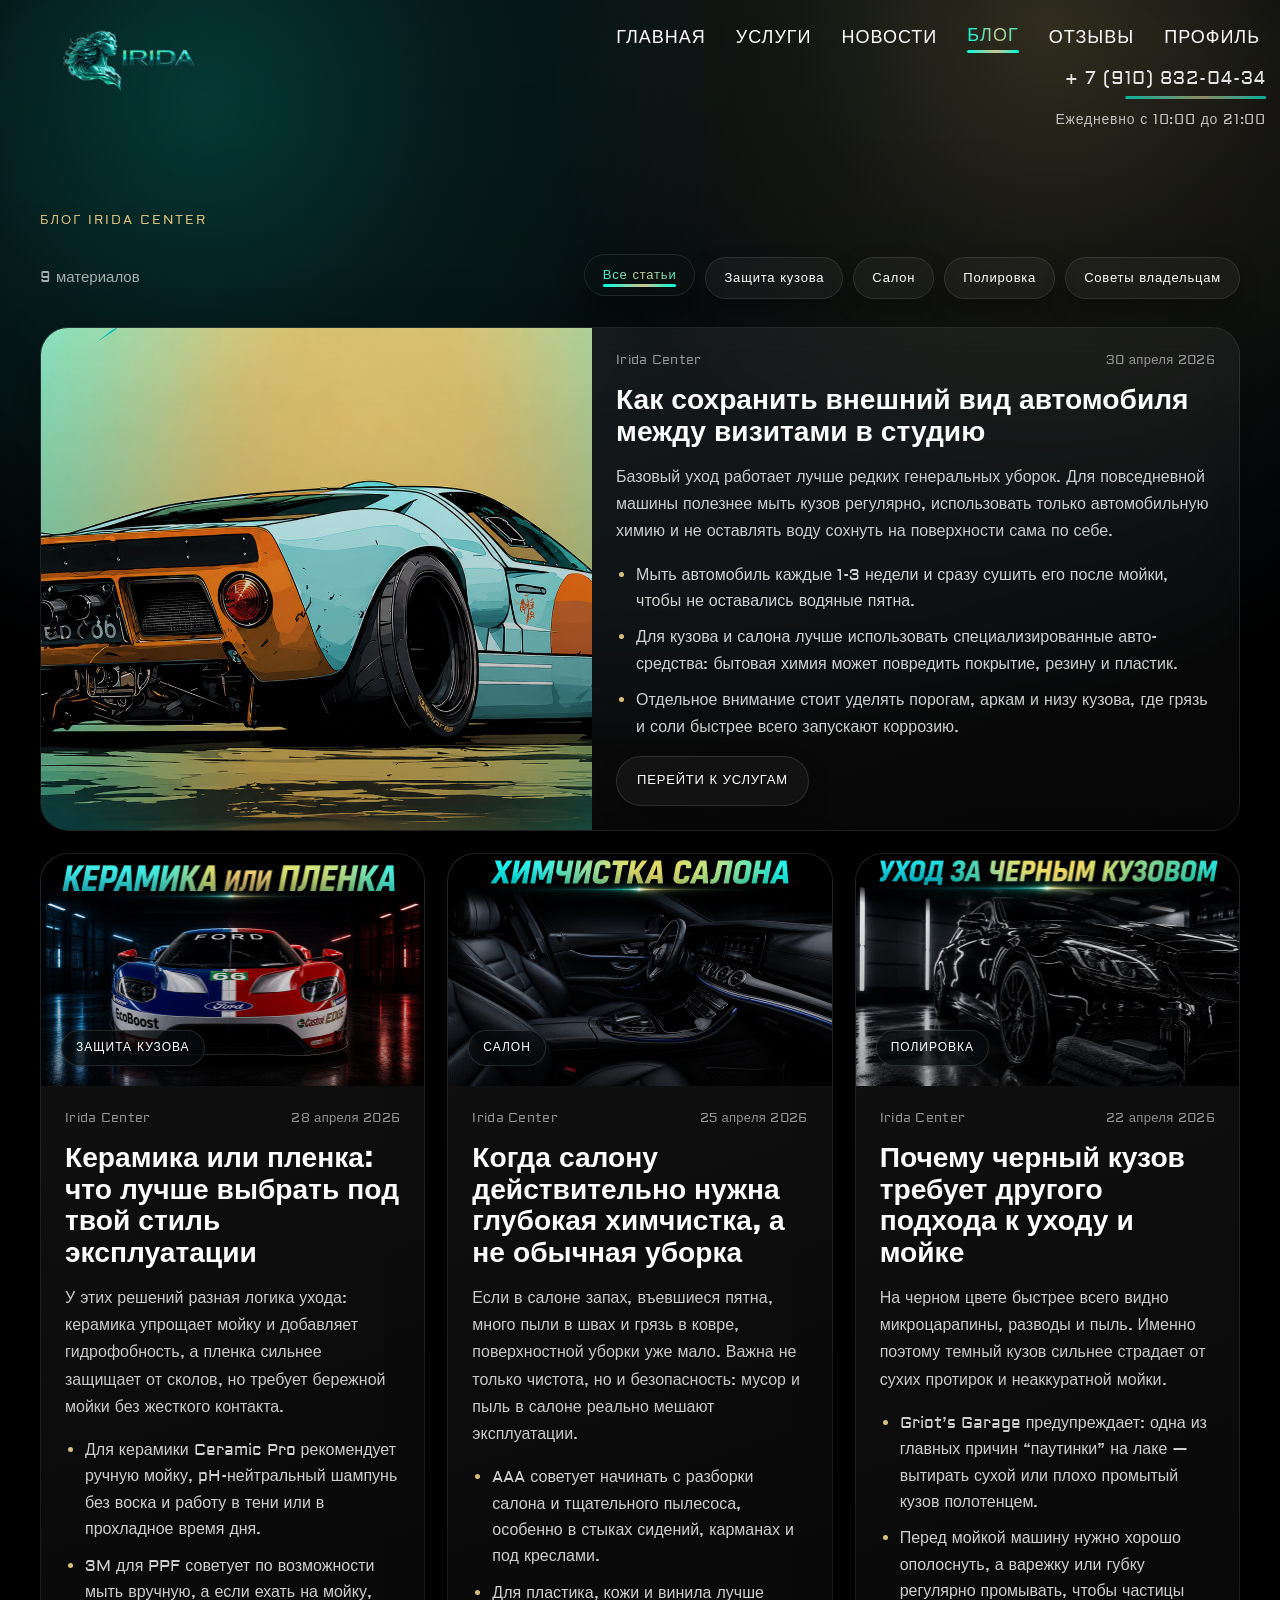
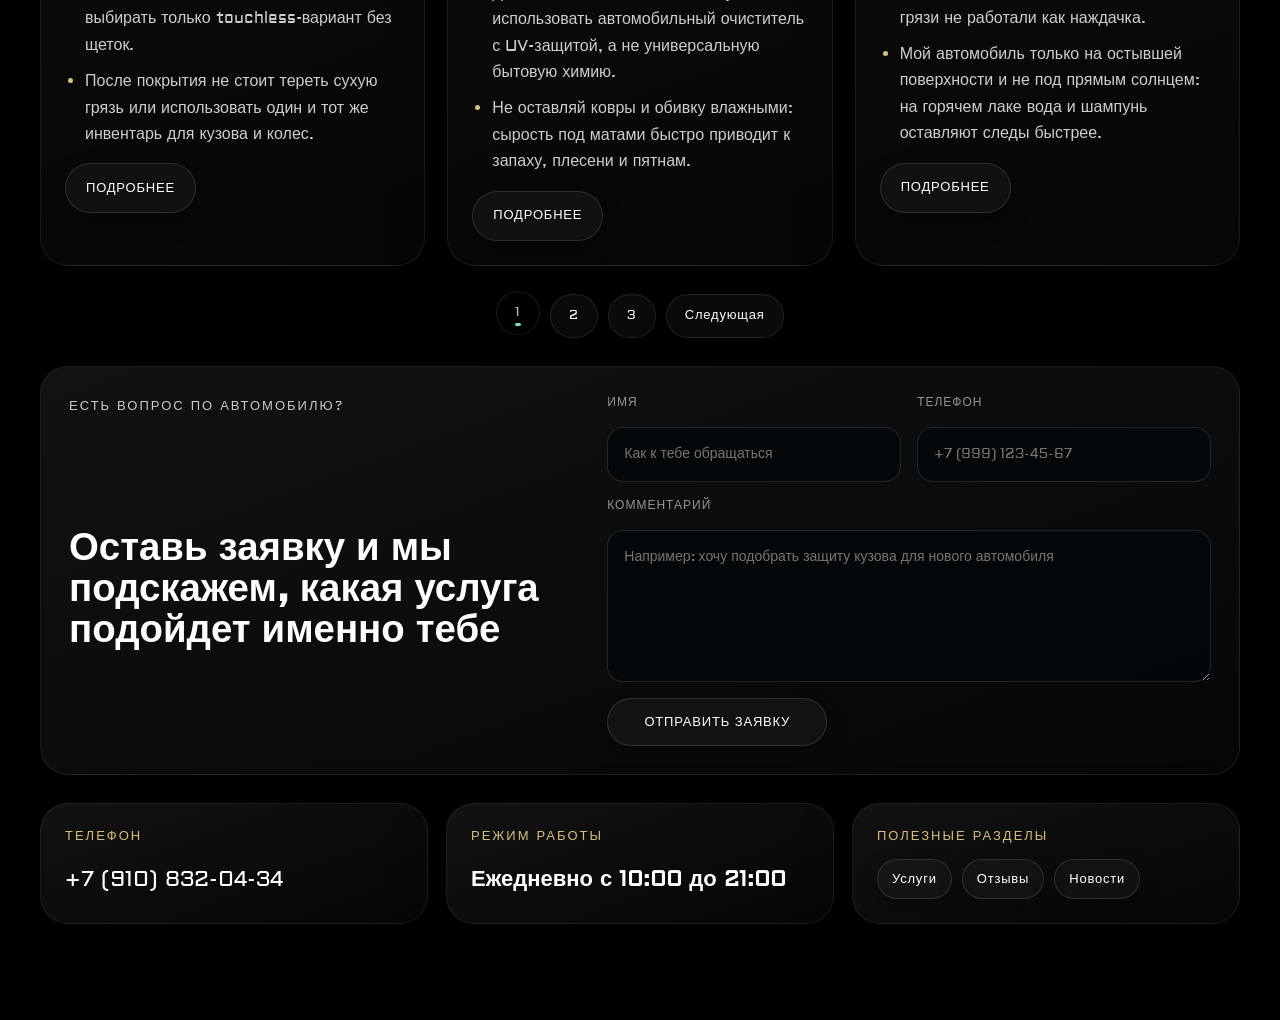
<file: pages/blog.html>
<!DOCTYPE html>
<html lang="ru">
<head>
    <meta charset="UTF-8">
    <meta name="viewport" content="width=device-width, initial-scale=1.0">
    <title>Irida Center - Блог</title>
    <link rel="stylesheet" href="../css/common.css">
    <link rel="stylesheet" href="../css/blog.css">
</head>
<body class="simple-page blog-page">
    <div class="wrapper">
        <div class="Logo">
            <a href="../index.html">
                <img src="../img/Logo.png" alt="">
            </a>
        </div>


        <!--Шапка сайта-->
        <header class="container">
            <div class="header-right">
                <nav>
                    <ul>
                        <li><a href="../index.html">ГЛАВНАЯ</a></li>
                        <li><a href="services.html">УСЛУГИ</a></li>
                        <li><a href="news.html">НОВОСТИ</a></li>
                        <li><a href="reviews.html">ОТЗЫВЫ</a></li>
                        <li><a href="profile.html">ПРОФИЛЬ</a></li>
                        <li class="active"><a href="blog.html">БЛОГ</a></li>
                    </ul>
                </nav>
                <button class="phone-copy" type="button" data-copy="+7 (910) 832-04-34">
                    + 7 (910) 832-04-34
                </button>
                <p class="work-time">Ежедневно с 10:00 до 21:00</p>
            </div>
        </header>


        <main class="blog-shell container" data-blog-root>
            <section class="blog-heading">
                <div class="blog-heading__copy">
                    <p class="blog-heading__eyebrow">Блог Irida Center</p>
                </div>
            </section>

            <section class="blog-toolbar" aria-label="Категории блога">
                <p class="blog-toolbar__count" id="blog-toolbar-count">9 материалов</p>
                <div class="blog-toolbar__chips">
                    <button class="blog-chip is-active" type="button" data-blog-filter="all">Все статьи</button>
                    <button class="blog-chip" type="button" data-blog-filter="paint-protection">Защита кузова</button>
                    <button class="blog-chip" type="button" data-blog-filter="interior">Салон</button>
                    <button class="blog-chip" type="button" data-blog-filter="polishing">Полировка</button>
                    <button class="blog-chip" type="button" data-blog-filter="owner-advice">Советы владельцам</button>
                </div>
            </section>

            <section class="blog-posts" id="blog-posts">
                <article class="blog-post blog-post--featured" data-blog-category="owner-advice">
                    <div class="blog-post__thumb blog-post__thumb--image">
                        <img src="../img/Blog/GT-40.png" alt="Ford GT-40">
                    </div>
                    <div class="blog-post__content">
                        <div class="blog-post__meta">
                            <span>Irida Center</span>
                            <span>30 апреля 2026</span>
                        </div>
                        <h2>Как сохранить внешний вид автомобиля между визитами в студию</h2>
                        <p>
                            Базовый уход работает лучше редких генеральных уборок. Для повседневной машины полезнее
                            мыть кузов регулярно, использовать только автомобильную химию и не оставлять воду сохнуть
                            на поверхности сама по себе.
                        </p>
                        <ul class="blog-post__tips">
                            <li>Мыть автомобиль каждые 1-3 недели и сразу сушить его после мойки, чтобы не оставались водяные пятна.</li>
                            <li>Для кузова и салона лучше использовать специализированные авто-средства: бытовая химия может повредить покрытие, резину и пластик.</li>
                            <li>Отдельное внимание стоит уделять порогам, аркам и низу кузова, где грязь и соли быстрее всего запускают коррозию.</li>
                        </ul>
                        <a class="blog-button blog-button--primary" href="services.html">Перейти к услугам</a>
                    </div>
                </article>


                
                <!--Карточки блога-->
                <article class="blog-post" data-blog-category="paint-protection">
                    <div class="blog-post__thumb blog-post__thumb--coating">
                        <img
                            src="../img/Blog/Ceram.png"
                            alt="Керамика или пленка"
                            loading="lazy"
                        >
                        <span>Защита кузова</span>
                    </div>
                    <div class="blog-post__content">
                        <div class="blog-post__meta">
                            <span>Irida Center</span>
                            <span>28 апреля 2026</span>
                        </div>
                        <h2>Керамика или пленка: что лучше выбрать под твой стиль эксплуатации</h2>
                        <p>
                            У этих решений разная логика ухода: керамика упрощает мойку и добавляет гидрофобность, а
                            пленка сильнее защищает от сколов, но требует бережной мойки без жесткого контакта.
                        </p>
                        <ul class="blog-post__tips">
                            <li>Для керамики Ceramic Pro рекомендует ручную мойку, pH-нейтральный шампунь без воска и работу в тени или в прохладное время дня.</li>
                            <li>3M для PPF советует по возможности мыть вручную, а если ехать на мойку, выбирать только touchless-вариант без щеток.</li>
                            <li>После покрытия не стоит тереть сухую грязь или использовать один и тот же инвентарь для кузова и колес.</li>
                        </ul>
                        <a class="blog-button blog-button--outline" href="services.html">Подробнее</a>
                    </div>
                </article>

                <article class="blog-post" data-blog-category="interior">
                    <div class="blog-post__thumb blog-post__thumb--salon">
                        <img
                            src="../img/Blog/Dry_Cleaning.png"
                            alt="Глубокая химчистка салона"
                            loading="lazy"
                        >
                        <span>Салон</span>
                    </div>
                    <div class="blog-post__content">
                        <div class="blog-post__meta">
                            <span>Irida Center</span>
                            <span>25 апреля 2026</span>
                        </div>
                        <h2>Когда салону действительно нужна глубокая химчистка, а не обычная уборка</h2>
                        <p>
                            Если в салоне запах, въевшиеся пятна, много пыли в швах и грязь в ковре, поверхностной
                            уборки уже мало. Важна не только чистота, но и безопасность: мусор и пыль в салоне реально мешают эксплуатации.
                        </p>
                        <ul class="blog-post__tips">
                            <li>AAA советует начинать с разборки салона и тщательного пылесоса, особенно в стыках сидений, карманах и под креслами.</li>
                            <li>Для пластика, кожи и винила лучше использовать автомобильный очиститель с UV-защитой, а не универсальную бытовую химию.</li>
                            <li>Не оставляй ковры и обивку влажными: сырость под матами быстро приводит к запаху, плесени и пятнам.</li>
                        </ul>
                        <a class="blog-button blog-button--outline" href="services.html">Подробнее</a>
                    </div>
                </article>

                <article class="blog-post" data-blog-category="polishing">
                    <div class="blog-post__thumb blog-post__thumb--polish">
                        <img
                            src="../img/Blog/Black.png"
                            alt="Уход за черным кузовом"
                            loading="lazy"
                        >
                        <span>Полировка</span>
                    </div>
                    <div class="blog-post__content">
                        <div class="blog-post__meta">
                            <span>Irida Center</span>
                            <span>22 апреля 2026</span>
                        </div>
                        <h2>Почему черный кузов требует другого подхода к уходу и мойке</h2>
                        <p>
                            На черном цвете быстрее всего видно микроцарапины, разводы и пыль. Именно поэтому темный
                            кузов сильнее страдает от сухих протирок и неаккуратной мойки.
                        </p>
                        <ul class="blog-post__tips">
                            <li>Griot’s Garage предупреждает: одна из главных причин “паутинки” на лаке — вытирать сухой или плохо промытый кузов полотенцем.</li>
                            <li>Перед мойкой машину нужно хорошо ополоснуть, а варежку или губку регулярно промывать, чтобы частицы грязи не работали как наждачка.</li>
                            <li>Мой автомобиль только на остывшей поверхности и не под прямым солнцем: на горячем лаке вода и шампунь оставляют следы быстрее.</li>
                        </ul>
                        <a class="blog-button blog-button--outline" href="services.html">Подробнее</a>
                    </div>
                </article>

                <article class="blog-post" data-blog-category="owner-advice">
                    <div class="blog-post__thumb blog-post__thumb--sale">
                        <img
                            src="../img/Blog/Sale-blog.png"
                            alt="Подготовка автомобиля к продаже"
                            loading="lazy"
                        >
                        <span>Подготовка к продаже</span>
                    </div>
                    <div class="blog-post__content">
                        <div class="blog-post__meta">
                            <span>Irida Center</span>
                            <span>18 апреля 2026</span>
                        </div>
                        <h2>Как подготовить автомобиль к продаже и визуально поднять его ценность</h2>
                        <p>
                            Перед продажей важнее всего убрать очевидные минусы и показать аккуратный, ухоженный
                            автомобиль. Чистая машина с понятной историей почти всегда воспринимается дороже.
                        </p>
                        <ul class="blog-post__tips">
                            <li>Kelley Blue Book рекомендует сначала устранить заметные неисправности: треснувшее стекло, шумный выхлоп, сломанные мелочи в салоне.</li>
                            <li>Тщательная мойка и детейлинг реально повышают привлекательность машины и помогают покупателю воспринимать ее как более ухоженную.</li>
                            <li>К продаже полезно подготовить сервисные записи и сделать много качественных фото кузова, салона, панели и важных деталей.</li>
                        </ul>
                        <a class="blog-button blog-button--outline" href="services.html">Подробнее</a>
                    </div>
                </article>

                <article class="blog-post" data-blog-category="owner-advice">
                    <div class="blog-post__thumb blog-post__thumb--wash">
                        <img
                            src="../img/Blog/Washing.png"
                            alt="Ежедневный уход после мойки"
                            loading="lazy"
                        >
                        <span>Ежедневный уход</span>
                    </div>
                    <div class="blog-post__content">
                        <div class="blog-post__meta">
                            <span>Irida Center</span>
                            <span>14 апреля 2026</span>
                        </div>
                        <h2>Что делать после мойки, чтобы на кузове не оставались разводы и следы воды</h2>
                        <p>
                            Разводы чаще появляются не из-за самой мойки, а из-за того, что вода остается на кузове,
                            стеклах и в щелях. Правильная сушка почти так же важна, как и сам шампунь.
                        </p>
                        <ul class="blog-post__tips">
                            <li>AAA советует сушить кузов сразу после мойки, а не ждать естественного высыхания: так меньше риск пятен и минералов на лаке.</li>
                            <li>Мойку удобнее вести по секциям сверху вниз: вымыл участок, сполоснул, высушил — и только потом переходить дальше.</li>
                            <li>Для сушки лучше использовать мягкое микрофибровое полотенце или продувку, а не старые тряпки и бумагу.</li>
                        </ul>
                        <a class="blog-button blog-button--outline" href="services.html">Подробнее</a>
                    </div>
                </article>

                <article class="blog-post" data-blog-category="owner-advice">
                    <div class="blog-post__thumb blog-post__thumb--wheels">
                        <img
                            src="../img/Blog/Protection.png"
                            alt="Уход за дисками и колесами"
                            loading="lazy"
                        >
                        <span>Диски и колеса</span>
                    </div>
                    <div class="blog-post__content">
                        <div class="blog-post__meta">
                            <span>Irida Center</span>
                            <span>11 апреля 2026</span>
                        </div>
                        <h2>Зачем защищать диски и почему на них быстрее всего садится агрессивная грязь</h2>
                        <p>
                            Диски и арки собирают тормозную пыль, песок и дорожную химию быстрее остальных зон, поэтому
                            именно они чаще всего портят общий вид даже у чистой машины.
                        </p>
                        <ul class="blog-post__tips">
                            <li>AAA рекомендует начинать мойку именно с колес и использовать для них отдельные губки, варежки и щетки.</li>
                            <li>Michelin советует ежемесячно проверять глубину протектора и состояние шин, а перестановку колес делать по регламенту производителя или каждые 6 000-8 000 миль.</li>
                            <li>Сильную грязь и тормозную пыль лучше удалять мягкой щеткой, не перенося этот абразив потом на кузов.</li>
                        </ul>
                        <a class="blog-button blog-button--outline" href="services.html">Подробнее</a>
                    </div>
                </article>

                <article class="blog-post" data-blog-category="owner-advice">
                    <div class="blog-post__thumb blog-post__thumb--season">
                        <img
                            src="../img/Blog/Summer.png"
                            alt="Сезонный уход за автомобилем"
                            loading="lazy"
                        >
                        <span>Сезонный уход</span>
                    </div>
                    <div class="blog-post__content">
                        <div class="blog-post__meta">
                            <span>Irida Center</span>
                            <span>7 апреля 2026</span>
                        </div>
                        <h2>Что стоит сделать с автомобилем перед летним сезоном после зимней эксплуатации</h2>
                        <p>
                            После зимы автомобиль часто выглядит “нормально”, но именно в этот момент на кузове,
                            в арках и на днище остаются соль, грязь и влага, которые постепенно делают свое дело.
                        </p>
                        <ul class="blog-post__tips">
                            <li>AAA советует не забывать про мойку днища и скрытых зон, если машина ездила по реагентам, грязи и снежной каше.</li>
                            <li>Kelley Blue Book напоминает, что соль, птичий помет, следы воды и насекомые нельзя оставлять на кузове надолго — они повреждают покрытие.</li>
                            <li>Весной полезно проверить давление в шинах, состояние протектора и общий вид арок, порогов и нижней части дверей.</li>
                        </ul>
                        <a class="blog-button blog-button--outline" href="services.html">Подробнее</a>
                    </div>
                </article>

                <article class="blog-post" data-blog-category="polishing">
                    <div class="blog-post__thumb blog-post__thumb--care">
                        <img
                            src="../img/Blog/Error.png"
                            alt="Ошибки после полировки"
                            loading="lazy"
                        >
                        <span>Советы владельцам</span>
                    </div>
                    <div class="blog-post__content">
                        <div class="blog-post__meta">
                            <span>Irida Center</span>
                            <span>3 апреля 2026</span>
                        </div>
                        <h2>Ошибки после полировки, из-за которых блеск кузова уходит слишком быстро</h2>
                        <p>
                            После полировки лак особенно хочется “поддерживать блеском”, но именно в этот момент люди
                            чаще всего и создают новые микроцарапины неправильным уходом.
                        </p>
                        <ul class="blog-post__tips">
                            <li>Не протирай пыль с сухого кузова: Griot’s Garage считает это одной из самых частых причин новых swirl marks.</li>
                            <li>Не используй инвентарь для колес на кузове и не суши машину грязным полотенцем — абразивные частицы быстро убивают свежий глянец.</li>
                            <li>Для защищенного кузова безопаснее мягкая ручная мойка, чистая микрофибра и химия без агрессивных бытовых добавок.</li>
                        </ul>
                        <a class="blog-button blog-button--outline" href="services.html">Подробнее</a>
                    </div>
                </article>
            </section>

            <nav class="blog-pagination" id="blog-pagination" aria-label="Страницы блога">
                <button class="blog-page-link is-current" type="button">1</button>
                <button class="blog-page-link" type="button">2</button>
                <button class="blog-page-link" type="button">3</button>
                <button class="blog-page-link" type="button">Следующая</button>
            </nav>

            <section class="blog-cta">
                <div class="blog-cta__copy">
                    <p class="blog-heading__eyebrow">Есть вопрос по автомобилю?</p>
                    <h2>Оставь заявку и мы подскажем, какая услуга подойдет именно тебе</h2>
                </div>

                <form class="blog-cta__form" id="blog-cta-form">
                    <label class="blog-field">
                        <span>Имя</span>
                        <input type="text" name="name" placeholder="Как к тебе обращаться" minlength="2" maxlength="80" autocomplete="name" required>
                    </label>

                    <label class="blog-field">
                        <span>Телефон</span>
                        <input type="tel" name="phone" placeholder="+7 (999) 123-45-67" pattern="^\+?[0-9\s()\-]{10,}$" inputmode="tel" autocomplete="tel" maxlength="18" required>
                    </label>

                    <label class="blog-field blog-field--wide">
                        <span>Комментарий</span>
                        <textarea name="message" rows="4" placeholder="Например: хочу подобрать защиту кузова для нового автомобиля" maxlength="1000"></textarea>
                    </label>

                    <button class="blog-button blog-button--primary" type="submit">Отправить заявку</button>
                </form>
            </section>

            <div class="blog-cta__status" id="blog-cta-status" aria-live="polite"></div>

            <section class="blog-contact">
                <article class="blog-contact__card">
                    <span>Телефон</span>
                    <a href="tel:+79108320434">+7 (910) 832-04-34</a>
                </article>

                <article class="blog-contact__card">
                    <span>Режим работы</span>
                    <strong>Ежедневно с 10:00 до 21:00</strong>
                </article>

                <article class="blog-contact__card">
                    <span>Полезные разделы</span>
                    <div class="blog-contact__links">
                        <a href="services.html">Услуги</a>
                        <a href="reviews.html">Отзывы</a>
                        <a href="news.html">Новости</a>
                    </div>
                </article>
            </section>
        </main>
    </div>
    <script src="../js/site-config.js"></script>
    <script src="../js/script.js"></script>
    <script src="../js/blog-page.js"></script>
</body>
</html>
</file>
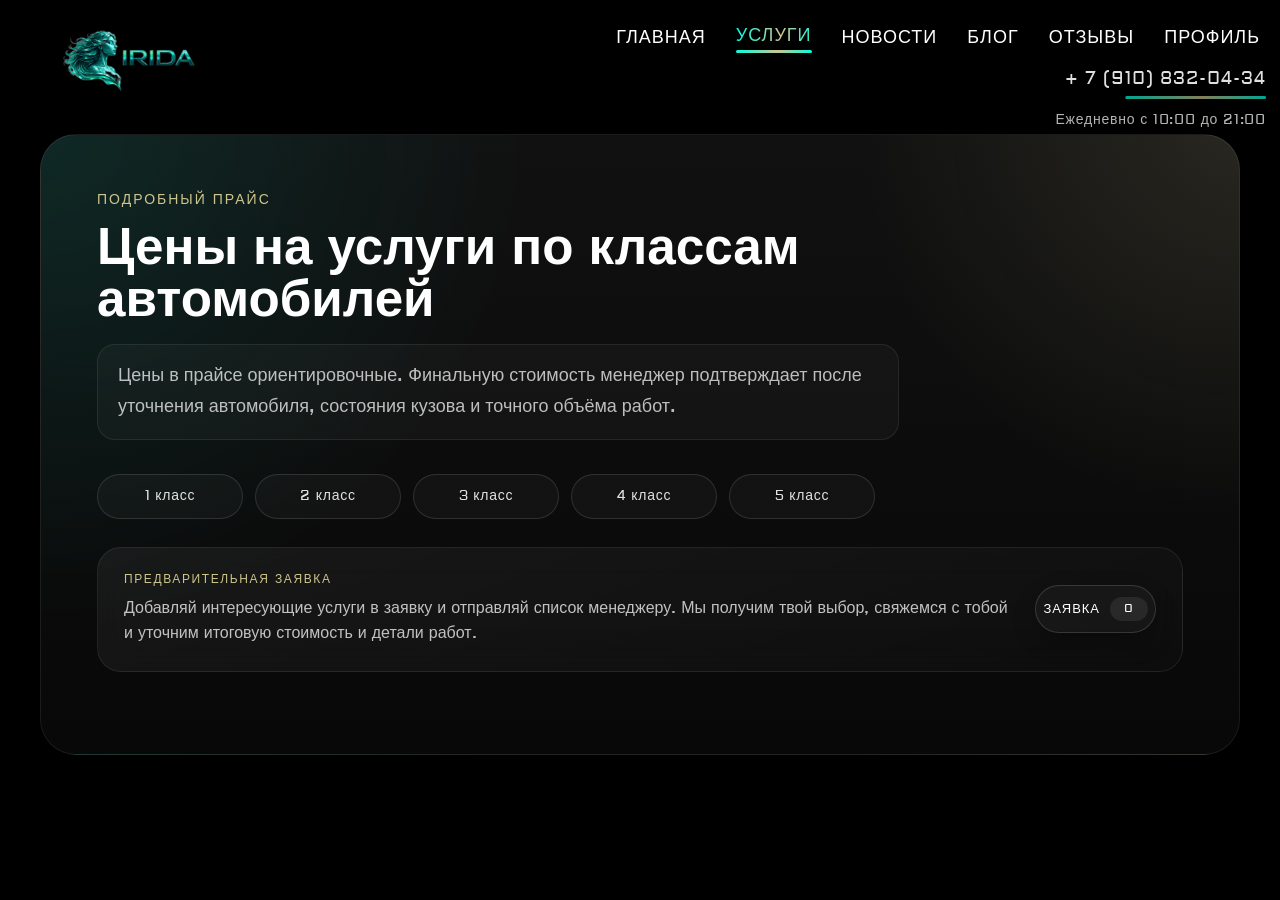
<file: pages/services.html>
<!DOCTYPE html>
<html lang="ru">
<head>
    <meta charset="UTF-8">
    <meta name="viewport" content="width=device-width, initial-scale=1.0">
    <title>Irida Center - Услуги</title>
    <link rel="stylesheet" href="../css/common.css">
    <link rel="stylesheet" href="../css/services.css">
</head>
<body class="simple-page services-page">
    <div class="wrapper">
        <div class="Logo">
            <a href="../index.html">
                <img src="../img/Logo.png" alt="">
            </a>
        </div>

        <header class="container">
            <div class="header-right">
                <nav>
                    <ul>
                        <li><a href="../index.html">ГЛАВНАЯ</a></li>
                        <li class="active"><a href="services.html">УСЛУГИ</a></li>
                        <li><a href="news.html">НОВОСТИ</a></li>
                        <li><a href="reviews.html">ОТЗЫВЫ</a></li>
                        <li><a href="profile.html">ПРОФИЛЬ</a></li>
                        <li><a href="blog.html">БЛОГ</a></li>
                    </ul>
                </nav>
                <button class="phone-copy" type="button" data-copy="+7 (910) 832-04-34">
                    + 7 (910) 832-04-34
                </button>
                <p class="work-time">Ежедневно с 10:00 до 21:00</p>
            </div>
        </header>

        <section class="pricing-showcase pricing-showcase--services" id="service-price-list">
            <div class="pricing-shell">
                <div class="pricing-heading">
                    <p class="pricing-kicker">Подробный прайс</p>
                    <h2>Цены на услуги по классам автомобилей</h2>
                    <p class="service-request-note">
                        Цены в прайсе ориентировочные. Финальную стоимость менеджер подтверждает после уточнения автомобиля,
                        состояния кузова и точного объёма работ.
                    </p>
                </div>

                <div class="pricing-legend" aria-label="Классы автомобилей">
                    <span>1 класс</span>
                    <span>2 класс</span>
                    <span>3 класс</span>
                    <span>4 класс</span>
                    <span>5 класс</span>
                </div>

                <div class="service-cart-bar">
                    <div class="service-cart-bar__copy">
                        <p class="service-cart-bar__kicker">Предварительная заявка</p>
                        <p class="service-cart-bar__lead">
                            Добавляй интересующие услуги в заявку и отправляй список менеджеру. Мы получим твой выбор,
                            свяжемся с тобой и уточним итоговую стоимость и детали работ.
                        </p>
                    </div>
                    <button class="service-cart-toggle" id="service-cart-toggle" type="button">
                        Заявка
                        <span class="service-cart-toggle__count" id="service-cart-toggle-count">0</span>
                    </button>
                </div>

                <div class="pricing-accordion" id="pricing-accordion"></div>

                <aside class="service-cart-panel" id="service-cart-panel" aria-labelledby="service-cart-title">
                    <div class="service-cart-panel__header">
                        <div>
                            <p class="service-cart-panel__kicker">Выбранные услуги</p>
                            <h3 id="service-cart-title">Предварительная заявка</h3>
                        </div>
                        <button class="service-cart-close" id="service-cart-close" type="button" aria-label="Закрыть заявку">×</button>
                    </div>

                    <div class="service-cart-status" id="service-cart-status" aria-live="polite"></div>
                    <div class="service-cart-contact" id="service-cart-contact"></div>
                    <div class="service-cart-empty" id="service-cart-empty">Пока ничего не добавлено. Наведи на цену и выбери нужную услугу.</div>
                    <div class="service-cart-items" id="service-cart-items"></div>

                    <div class="service-cart-panel__footer">
                        <div class="service-cart-summary">
                            <span>Услуг в заявке</span>
                            <strong id="service-cart-total-count">0</strong>
                        </div>
                        <div class="service-cart-actions">
                            <button class="service-cart-secondary" id="service-cart-clear" type="button">Очистить</button>
                            <button class="service-cart-primary" id="service-cart-submit" type="button">Отправить заявку</button>
                        </div>
                    </div>
                </aside>
            </div>
        </section>
    </div>

    <div class="service-lead-modal" id="service-lead-modal" hidden>
        <div class="service-lead-modal__backdrop" data-service-modal-close></div>
        <div class="service-lead-modal__dialog" role="dialog" aria-modal="true" aria-labelledby="service-lead-title">
            <button class="service-lead-modal__close" type="button" data-service-modal-close aria-label="Закрыть форму">×</button>
            <p class="service-cart-panel__kicker">Контакты для заявки</p>
            <h3 id="service-lead-title">Оставь контакты или войди в профиль</h3>
            <p class="service-lead-modal__copy">
                Чтобы сохранить услуги в предварительной заявке, пройди регистрацию на странице профиля или оставь имя,
                фамилию и телефон. Менеджер использует эти контакты, чтобы уточнить заказ и финальную стоимость.
            </p>
            <a class="service-cart-secondary service-cart-secondary--link" href="profile.html">Перейти к регистрации</a>

            <form class="service-lead-form" id="service-lead-form">
                <label class="service-lead-field">
                    <span>Имя</span>
                    <input type="text" name="first_name" minlength="2" maxlength="40" autocomplete="given-name" required>
                </label>

                <label class="service-lead-field">
                    <span>Фамилия</span>
                    <input type="text" name="last_name" minlength="2" maxlength="40" autocomplete="family-name" required>
                </label>

                <label class="service-lead-field service-lead-field--wide">
                    <span>Телефон</span>
                    <input type="tel" name="phone" placeholder="+7 (999) 123-45-67" pattern="^\+?[0-9\s()\-]{10,}$" inputmode="tel" autocomplete="tel" maxlength="18" required>
                </label>

                <button class="service-cart-primary" type="submit">Сохранить и добавить</button>
            </form>
        </div>
    </div>

    <script src="../js/site-config.js"></script>
    <script src="../js/pricing-data.js"></script>
    <script src="../js/script.js"></script>
    <script src="../js/services-cart.js"></script>
</body>
</html>
</file>
<file: css/common.css>
﻿@import url('https://fonts.googleapis.com/css2?family=Days+One&display=swap');
@import url('https://fonts.googleapis.com/css2?family=Aldrich&family=Days+One&display=swap');
html {
    scroll-behavior: smooth;
}

* {
    margin: 0;
    padding: 0;
}

body {
    background-color: #000;
    color: #fff;
    font-family: 'Aldrich', sans-serif;
    font-weight: 400;
}

a {
    text-decoration: none;
}

img {
    display: block;
    max-width: 100%;
}

.account-avatar__image[hidden],
.account-avatar__initials[hidden] {
    display: none !important;
}

.container {
    width: min(1280px, calc(100% - 80px));
    margin: 0 auto;
}

.wrapper {
    position: relative;
    min-height: 100vh;
    background-color: #000;
    overflow: hidden;
}

.wrapper::before {
    content: "";
    position: absolute;
    top: 0;
    left: 0;
    right: 0;
    height: clamp(540px, 68vw, 860px);
    z-index: 0;
    pointer-events: none;
    background:
        linear-gradient(180deg, rgba(0, 0, 0, 0.12) 0%, rgba(0, 0, 0, 0.42) 72%, rgba(0, 0, 0, 0.92) 100%),
        linear-gradient(90deg, rgba(0, 0, 0, 0.65) 0%, rgba(0, 0, 0, 0.18) 28%, rgba(0, 0, 0, 0.18) 72%, rgba(0, 0, 0, 0.7) 100%),
        url("../img/Ford.png") center -74px / 88% auto no-repeat;
    -webkit-mask-image: radial-gradient(ellipse 82% 78% at 50% 30%, #000 58%, rgba(0, 0, 0, 0.94) 68%, rgba(0, 0, 0, 0.6) 80%, rgba(0, 0, 0, 0.15) 92%, transparent 100%);
    mask-image: radial-gradient(ellipse 82% 78% at 50% 30%, #000 58%, rgba(0, 0, 0, 0.94) 68%, rgba(0, 0, 0, 0.6) 80%, rgba(0, 0, 0, 0.15) 92%, transparent 100%);
    -webkit-mask-repeat: no-repeat;
    mask-repeat: no-repeat;
    -webkit-mask-size: 100% 100%;
    mask-size: 100% 100%;
}

body.services-page .wrapper::before {
    background:
        linear-gradient(180deg, rgba(0, 0, 0, 0.12) 0%, rgba(0, 0, 0, 0.42) 72%, rgba(0, 0, 0, 0.92) 100%),
        linear-gradient(90deg, rgba(0, 0, 0, 0.65) 0%, rgba(0, 0, 0, 0.18) 28%, rgba(0, 0, 0, 0.18) 72%, rgba(0, 0, 0, 0.7) 100%);
}

body.news-page .wrapper::before {
    background:
        linear-gradient(180deg, rgba(0, 0, 0, 0.12) 0%, rgba(0, 0, 0, 0.42) 72%, rgba(0, 0, 0, 0.92) 100%),
        linear-gradient(90deg, rgba(0, 0, 0, 0.65) 0%, rgba(0, 0, 0, 0.18) 28%, rgba(0, 0, 0, 0.18) 72%, rgba(0, 0, 0, 0.7) 100%),
        url("../img/News/Ford-mustang.png") center -104px / 88% auto no-repeat;
}

body.blog-page .wrapper::before,
body.profile-page .wrapper::before,
body.reviews-page .wrapper::before {
    height: clamp(500px, 58vw, 760px);
    background:
        radial-gradient(circle at 16% 14%, rgba(0, 255, 226, 0.18) 0%, rgba(0, 255, 226, 0.06) 20%, transparent 42%),
        radial-gradient(circle at 82% 4%, rgba(234, 196, 110, 0.18) 0%, rgba(234, 196, 110, 0.06) 20%, transparent 40%),
        linear-gradient(180deg, rgba(5, 10, 12, 0.18) 0%, rgba(5, 8, 10, 0.56) 64%, rgba(5, 8, 10, 0.96) 100%),
        linear-gradient(115deg, rgba(6, 18, 20, 0.92) 0%, rgba(8, 9, 10, 0.98) 100%);
}

.wrapper > * {
    position: relative;
    z-index: 1;
}

header {
    position: absolute;
    top: 28px;
    left: 50%;
    z-index: 2;
    width: min(1280px, calc(100% - 80px));
    transform: translateX(-50%);
    display: flex;
    justify-content: flex-end;
    margin-top: 0;
    padding: 0;
}

.header-right {
    display: flex;
    flex-direction: column;
    align-items: flex-end;
    gap: 12px;
    width: fit-content;
    max-width: min(100%, 820px);
    margin-left: auto;
    padding-right: 14px;
}

nav {
    width: auto;
    display: flex;
    justify-content: flex-end;
}

nav ul {
    display: flex;
    list-style: none;
    gap: 24px;
    justify-content: flex-end;
}

nav ul li:nth-child(4) {
    order: 5;
}

nav ul li:nth-child(5) {
    order: 6;
}

nav ul li:nth-child(6) {
    order: 4;
}

nav a {
    position: relative;
    display: inline-block;
    color: #ffffff;
    padding: 0 6px 8px 0;
    font-family: 'Aldrich', sans-serif;
    font-size: 18px;
    font-weight: 400;
    line-height: 1;
    letter-spacing: 1px;
    transition: transform 0.3s ease;
}

nav a::after {
    content: "";
    position: absolute;
    left: 0;
    bottom: 0;
    width: calc(100% - 6px);
    height: 3px;
    border-radius: 999px;
    background: linear-gradient(90deg, #00FFE2 0%, #CDC58D 55%, #00FFE2 100%);
    opacity: 0;
    transform: scaleX(0);
    transform-origin: left center;
    transition: transform 0.3s ease, opacity 0.3s ease;
}

nav a:hover,
nav a:focus-visible,
nav .active a {
    background: linear-gradient(90deg, #00FFE2 0%, #CDC58D 55%, #00FFE2 100%);
    background-clip: text;
    -webkit-background-clip: text;
    -webkit-text-fill-color: transparent;
    transform: translateY(-2px);
}

nav a:hover::after,
nav a:focus-visible::after,
nav .active a::after {
    opacity: 1;
    transform: scaleX(1);
}

.phone-copy {
    align-self: flex-end;
    position: relative;
    border: 0;
    padding: 0 0 8px;
    background: transparent;
    color: rgba(255, 255, 255, 0.88);
    font-family: 'Aldrich', sans-serif;
    font-size: 18px;
    letter-spacing: 1px;
    white-space: nowrap;
    cursor: pointer;
    transition: transform 0.25s ease;
}

.phone-copy::after {
    content: "";
    position: absolute;
    left: 0;
    right: 0;
    bottom: 0;
    height: 3px;
    border-radius: 999px;
    background: linear-gradient(90deg, #00FFE2 0%, #CDC58D 55%, #00FFE2 100%);
    opacity: 0.65;
    transform: scaleX(0.7);
    transform-origin: right center;
    transition: transform 0.25s ease, opacity 0.25s ease;
}

.phone-copy:hover,
.phone-copy:focus-visible,
.phone-copy.copied {
    background: linear-gradient(90deg, #00FFE2 0%, #CDC58D 55%, #00FFE2 100%);
    background-clip: text;
    -webkit-background-clip: text;
    -webkit-text-fill-color: transparent;
    transform: translateY(-2px);
}

.phone-copy:hover::after,
.phone-copy:focus-visible::after,
.phone-copy.copied::after {
    opacity: 1;
    transform: scaleX(1);
}

.work-time {
    align-self: flex-end;
    color: rgba(255, 255, 255, 0.72);
    font-size: 14px;
    font-weight: 400;
    letter-spacing: 0.8px;
}


.hero{
    color: white;
    width: min(1280px, calc(100% - 80px));
    min-height: clamp(560px, 70vw, 790px);
    margin: 0 auto;
    padding-top: clamp(170px, 18vw, 220px);
    padding-bottom: clamp(90px, 10vw, 140px);
    box-sizing: border-box;
    display: grid;
    grid-template-columns: minmax(340px, 560px) minmax(0, 1fr);
    grid-template-areas:
        "title title"
        "info .";
    align-content: start;
    column-gap: clamp(24px, 5vw, 96px);
    row-gap: clamp(36px, 6vw, 96px);
    font-size: 30px;
}

.hero-title {
    font-family: 'Aldrich', sans-serif;
    grid-area: title;
    width: 100%;
    margin: 0;
    justify-self: center;
    text-align: center;
    font-size: clamp(72px, 10vw, 140px);
    line-height: 0.9;
    letter-spacing: 6px;
    background: linear-gradient(90deg, #00FFE2 0%, #CDC58D 55%, #00FFE2 100%);
    -webkit-background-clip: text;
    -webkit-text-fill-color: transparent;
}

.hero--info {
    grid-area: info;
    max-width: 560px;
    margin: 0;
    align-self: start;
}

.hero--info h1 {
    font-size: clamp(34px, 4vw, 56px);
    line-height: 1.02;
    margin-bottom: 14px;
}

.hero--info p {
    font-size: clamp(18px, 2.2vw, 30px);
    line-height: 1.3;
}

.hero--info p + p {
    margin-top: 6px;
}

.btn {
    position: relative;
    display: inline-flex;
    align-items: center;
    justify-content: center;
    margin-top: 28px;
    padding: 18px 34px;
    border: 1px solid rgba(255, 255, 255, 0.14);
    border-radius: 999px;
    background: rgba(255, 255, 255, 0.03);
    color: #ffffff;
    font-family: 'Aldrich', sans-serif;
    font-size: 18px;
    letter-spacing: 1.5px;
    cursor: pointer;
    overflow: hidden;
    box-shadow:
        0 10px 22px rgba(0, 0, 0, 0.28);
    transition:
        transform 0.25s ease,
        box-shadow 0.25s ease,
        background-color 0.25s ease;
}

.btn::after {
    content: "";
    position: absolute;
    left: 28px;
    right: 28px;
    bottom: 10px;
    height: 3px;
    border-radius: 999px;
    background: linear-gradient(90deg, #00FFE2 0%, #CDC58D 55%, #00FFE2 100%);
    opacity: 0;
    transform: scaleX(0);
    transform-origin: left center;
    transition: transform 0.25s ease, opacity 0.25s ease;
}

.btn:hover,
.btn:focus-visible {
    transform: translateY(-3px);
    background: rgba(255, 255, 255, 0.05);
    background-image: linear-gradient(90deg, #00FFE2 0%, #CDC58D 55%, #00FFE2 100%);
    background-clip: text;
    -webkit-background-clip: text;
    -webkit-text-fill-color: transparent;
    box-shadow:
        0 14px 28px rgba(0, 0, 0, 0.36);
}

.btn:hover::after,
.btn:focus-visible::after {
    opacity: 1;
    transform: scaleX(1);
}

.btn:active {
    transform: translateY(-1px);
}

.garage_img{
    display: flex;
    justify-content: space-between;
    align-items: center;
    gap: 40px;
    width: 100%;
    padding: 60px 50px 0 50px;
    box-sizing: border-box;
}

.garage_text {
    max-width: 620px;
    color: #ffffff;
    font-size: 30px;
    line-height: 1.4;
}

.garage_text p + p {
    margin-top: 18px;
}

.garage_visual {
    display: flex;
    justify-content: flex-end;
    flex: 0 0 auto;
}

.garage_visual img {
    width: min(520px, 38vw);
    height: auto;
}

.Logo {
    position: absolute;
    left: 40px;
    z-index: 2;
    width: clamp(120px, 14vw, 220px);
}

.God {
    position: relative;
    margin-top: 20px;
}

.God img {
    width: 100%;
    height: auto;
}

.god-text {
    position: absolute;
    top: 12%;
    right: clamp(24px, 4vw, 70px);
    z-index: 2;
    text-align: right;
    color: #ffffff;
    letter-spacing: 1px;
    text-shadow: 0 10px 35px rgba(0, 0, 0, 0.7);
}

.god-text p {
    font-size: clamp(34px, 4vw, 56px);
    font-weight: 700;
    line-height: 1;
}

@media (max-width: 1024px) {
    .container,
    header,
    .hero {
        width: min(1280px, calc(100% - 60px));
    }

    .garage_text {
        font-size: 24px;
    }

    .garage_visual img {
        width: min(460px, 40vw);
    }
}

@media (max-width: 820px) {
    .container,
    header,
    .hero {
        width: calc(100% - 40px);
    }

    .wrapper::before {
        height: 560px;
        background:
            linear-gradient(180deg, rgba(0, 0, 0, 0.14) 0%, rgba(0, 0, 0, 0.48) 72%, rgba(0, 0, 0, 0.96) 100%),
            linear-gradient(90deg, rgba(0, 0, 0, 0.72) 0%, rgba(0, 0, 0, 0.28) 28%, rgba(0, 0, 0, 0.28) 72%, rgba(0, 0, 0, 0.76) 100%),
            url("../img/Ford.png") center 10px / 128% auto no-repeat;
    }

    body.services-page .wrapper::before {
        background:
            linear-gradient(180deg, rgba(0, 0, 0, 0.14) 0%, rgba(0, 0, 0, 0.48) 72%, rgba(0, 0, 0, 0.96) 100%),
            linear-gradient(90deg, rgba(0, 0, 0, 0.72) 0%, rgba(0, 0, 0, 0.28) 28%, rgba(0, 0, 0, 0.28) 72%, rgba(0, 0, 0, 0.76) 100%);
    }

    body.news-page .wrapper::before {
        background:
            linear-gradient(180deg, rgba(0, 0, 0, 0.14) 0%, rgba(0, 0, 0, 0.48) 72%, rgba(0, 0, 0, 0.96) 100%),
            linear-gradient(90deg, rgba(0, 0, 0, 0.72) 0%, rgba(0, 0, 0, 0.28) 28%, rgba(0, 0, 0, 0.28) 72%, rgba(0, 0, 0, 0.76) 100%),
            url("../img/News/Ford-mustang.png") center -20px / 128% auto no-repeat;
    }

    .Logo {
        top: 10px;
        left: 20px;
        width: 140px;
    }

    header {
        top: 24px;
    }

    nav ul {
        flex-wrap: wrap;
        gap: 12px 16px;
        justify-content: flex-end;
    }

    nav a,
    .phone-copy {
        font-size: 14px;
    }

    .header-right {
        width: min(100%, 420px);
    }

    .hero {
        min-height: 500px;
        padding-top: 150px;
        padding-bottom: 70px;
        grid-template-columns: minmax(0, 1fr);
        grid-template-areas:
            "title"
            "info";
        row-gap: 24px;
        font-size: 20px;
    }

    .hero-title {
        font-size: clamp(44px, 12vw, 82px);
        letter-spacing: 3px;
    }

    .hero--info {
        max-width: min(100%, 520px);
    }

    .btn {
        font-size: 16px;
        padding: 16px 28px;
    }

    .God {
        margin-top: 10px;
    }

    .god-text {
        top: 10%;
        right: 20px;
        font-size: clamp(18px, 5vw, 32px);
    }

    .garage_img{
        flex-direction: column;
        align-items: flex-start;
        gap: 28px;
        padding: 50px 20px 0 20px;
    }

    .garage_text {
        max-width: 100%;
        font-size: 20px;
    }

    .garage_visual {
        width: 100%;
        justify-content: center;
    }

    .garage_visual img {
        width: min(420px, 100%);
    }
}

@media (max-width: 480px) {
    .wrapper::before {
        height: 460px;
        background:
            linear-gradient(180deg, rgba(0, 0, 0, 0.16) 0%, rgba(0, 0, 0, 0.52) 72%, rgba(0, 0, 0, 0.98) 100%),
            linear-gradient(90deg, rgba(0, 0, 0, 0.76) 0%, rgba(0, 0, 0, 0.34) 28%, rgba(0, 0, 0, 0.34) 72%, rgba(0, 0, 0, 0.8) 100%),
            url("../img/Ford.png") center 24px / 165% auto no-repeat;
    }

    body.services-page .wrapper::before {
        background:
            linear-gradient(180deg, rgba(0, 0, 0, 0.16) 0%, rgba(0, 0, 0, 0.52) 72%, rgba(0, 0, 0, 0.98) 100%),
            linear-gradient(90deg, rgba(0, 0, 0, 0.76) 0%, rgba(0, 0, 0, 0.34) 28%, rgba(0, 0, 0, 0.34) 72%, rgba(0, 0, 0, 0.8) 100%);
    }

    body.news-page .wrapper::before {
        background:
            linear-gradient(180deg, rgba(0, 0, 0, 0.16) 0%, rgba(0, 0, 0, 0.52) 72%, rgba(0, 0, 0, 0.98) 100%),
            linear-gradient(90deg, rgba(0, 0, 0, 0.76) 0%, rgba(0, 0, 0, 0.34) 28%, rgba(0, 0, 0, 0.34) 72%, rgba(0, 0, 0, 0.8) 100%),
            url("../img/News/Ford-mustang.png") center -6px / 165% auto no-repeat;
    }

    .Logo {
        width: 118px;
    }

    nav ul {
        gap: 10px 12px;
    }

    nav a,
    .phone-copy {
        font-size: 12px;
        letter-spacing: 0.5px;
    }

    .header-right {
        width: min(100%, 300px);
        gap: 10px;
    }

    .hero {
        padding-top: 135px;
        min-height: 440px;
        row-gap: 20px;
    }

    .hero-title {
        font-size: clamp(36px, 14vw, 58px);
        letter-spacing: 2px;
    }

    .btn {
        width: 100%;
        max-width: 320px;
        font-size: 14px;
    }

    .garage_text {
        font-size: 18px;
    }
}

.info--center h1{
    display: flex;
    justify-content: center;
    align-items: center;
    min-height: 18vh;
    padding: 0 20px;
    text-align: center;
    font-size: clamp(40px, 6vw, 70px);
}

.cards {
    display: grid;
    grid-template-columns: repeat(2, 1fr);
    gap: 60px;
    max-width: 1800px; 
    margin: 12px auto 120px;
    padding: 80px;     
}

.card {
    background: #1c1c1c;
    border-radius: 20px;
    padding: 40px;     
    transition: all 0.3s ease; 
}

.card:hover {
    transform: translateY(-10px) scale(1.03); 
    box-shadow: 0 20px 40px rgba(0, 0, 0, 0.5); 
}

.card img {
    width: 100%;
    height: 300px;     
    object-fit: cover;
    border-radius: 15px;
    transition: 0.3s;
}

.card:hover img {
    transform: scale(1.05); 
}

.card h3 {
    font-size: 28px;
    margin-top: 20px;
}

.card p {
    font-size: 18px;
    margin: 15px 0 25px;
}

.card button,
.card-link {
    position: relative;
    display: inline-flex;
    align-items: center;
    justify-content: center;
    padding: 18px 34px;
    border: 1px solid rgba(255, 255, 255, 0.14);
    border-radius: 999px;
    background: rgba(255, 255, 255, 0.03);
    color: #ffffff;
    font-family: 'Aldrich', sans-serif;
    font-size: 16px;
    letter-spacing: 1.2px;
    cursor: pointer;
    overflow: hidden;
    box-shadow: 0 10px 22px rgba(0, 0, 0, 0.28);
    transition:
        transform 0.25s ease,
        box-shadow 0.25s ease,
        background-color 0.25s ease;
}

.card button::after,
.card-link::after,
.all-btn::after {
    content: "";
    position: absolute;
    left: 28px;
    right: 28px;
    bottom: 10px;
    height: 3px;
    border-radius: 999px;
    background: linear-gradient(90deg, #00FFE2 0%, #CDC58D 55%, #00FFE2 100%);
    opacity: 0;
    transform: scaleX(0);
    transform-origin: left center;
    transition: transform 0.25s ease, opacity 0.25s ease;
}

.bottom-btn {
    grid-column: 1 / -1; 
    display: flex;
    justify-content: flex-start; 
    margin-top: 20px;
}

.all-btn {
    position: relative;
    display: inline-flex;
    align-items: center;
    justify-content: center;
    padding: 18px 34px;
    border: 1px solid rgba(255, 255, 255, 0.14);
    border-radius: 999px;
    background: rgba(255, 255, 255, 0.03);
    color: #ffffff;
    font-family: 'Aldrich', sans-serif;
    font-size: 18px;
    letter-spacing: 1.5px;
    cursor: pointer;
    overflow: hidden;
    box-shadow: 0 10px 22px rgba(0, 0, 0, 0.28);
    transition:
        transform 0.25s ease,
        box-shadow 0.25s ease,
        background-color 0.25s ease;
}

.card button:hover,
.card button:focus-visible,
.card-link:hover,
.card-link:focus-visible,
.all-btn:hover,
.all-btn:focus-visible {
    transform: translateY(-3px);
    background: rgba(255, 255, 255, 0.05);
    background-image: linear-gradient(90deg, #00FFE2 0%, #CDC58D 55%, #00FFE2 100%);
    background-clip: text;
    -webkit-background-clip: text;
    -webkit-text-fill-color: transparent;
    box-shadow: 0 14px 28px rgba(0, 0, 0, 0.36);
}

.card button:hover::after,
.card button:focus-visible::after,
.card-link:hover::after,
.card-link:focus-visible::after,
.all-btn:hover::after,
.all-btn:focus-visible::after {
    opacity: 1;
    transform: scaleX(1);
}

.card button:active,
.card-link:active,
.all-btn:active {
    transform: translateY(-1px);
}

/* Бонусы на главной странице */
.bonus-container {
    max-width: 1600px;
    margin: 120px auto;
    padding: 60px;
    border-radius: 30px;
}

.bonus-header {
    display: flex;
    justify-content: space-between;
    align-items: center;
    margin-bottom: 40px;
}

.bonus-header h2 {
    font-size: 48px;
    color: white;
}

.slider-controls {
    display: flex;
    gap: 15px;
}

.slider-window {
    overflow: hidden;
    width: 100%;
}

.slider-track {
    display: flex;
    transition: transform 0.5s ease;
}

.bonus-card {
    min-width: 100%;
    height: 550px;
    display: flex;
    border-radius: 25px;
    overflow: hidden;
    background: #1c1c1c;
}

.bonus-card img {
    width: 75%;
    height: 100%;
    object-fit: cover;
}

.bonus-text {
    width: 25%;
    padding: 50px;
    display: flex;
    flex-direction: column;
    justify-content: center;
    color: white;
}

.bonus-text h3 {
    font-size: 36px;
    margin-bottom: 20px;
}

.bonus-text p {
    font-size: 18px;
    line-height: 1.6;
}

.slider-btn {
    position: relative;
    width: 60px;
    height: 60px;
    border-radius: 50%;
    border: none;
    background: #222;
    color: white;
    font-size: 24px;
    cursor: pointer;
    transition: 0.3s ease;
}

.slider-btn:hover,
.slider-btn:focus-visible {
    transform: translateY(-3px);
    background: rgba(255, 255, 255, 0.05);
    background-image: linear-gradient(90deg, #00FFE2 0%, #CDC58D 55%, #00FFE2 100%);
    background-clip: text;
    -webkit-background-clip: text;
    -webkit-text-fill-color: transparent;
    box-shadow: 0 14px 28px rgba(0, 0, 0, 0.36);
}

.slider-btn::after {
    content: "";
    position: absolute;
    left: 14px;
    right: 14px;
    bottom: 10px;
    height: 3px;
    border-radius: 999px;
    background: linear-gradient(90deg, #00FFE2 0%, #CDC58D 55%, #00FFE2 100%);
    opacity: 0;
    transform-origin: left center;
    transition: transform 0.25s ease, opacity 0.25s ease;
}

.slider-btn:hover::after,
.slider-btn:focus-visible::after {
    opacity: 1;
    transform: scaleX(1);
}

.slider-btn:active {
    transform: translateY(-1px);
}

@media (max-width: 1100px) {
    .cards {
        gap: 34px;
        margin: 90px auto;
        padding: 0 30px;
    }

    .card {
        padding: 30px;
    }
}

@media (max-width: 820px) {
    .info--center h1 {
        min-height: 120px;
    }

    .cards {
        grid-template-columns: 1fr;
        gap: 24px;
        margin: 60px auto 70px;
        padding: 0 20px;
    }

    .card img {
        height: 240px;
    }

    .bottom-btn {
        margin-top: 8px;
    }

    .bonus-container {
        margin: 80px auto;
        padding: 20px;
    }

    .bonus-header {
        gap: 20px;
        align-items: flex-start;
        flex-direction: column;
    }

    .bonus-header h2 {
        font-size: 36px;
    }

    .bonus-card {
        height: auto;
        flex-direction: column;
    }

    .bonus-card img,
    .bonus-text {
        width: 100%;
    }

    .bonus-card img {
        height: 260px;
    }

    .bonus-text {
        padding: 28px 22px;
    }
}

@media (max-width: 640px) {
    .card {
        padding-left: 18px;
        padding-right: 18px;
    }
}
</file>
<file: css/blog.css>
﻿.blog-shell {
    padding-top: 110px;
    padding-bottom: 96px;
    display: grid;
    gap: 28px;
}

.blog-heading {
    max-width: 760px;
}

.blog-heading__copy,
.blog-post__content,
.blog-cta__copy,
.blog-field {
    display: grid;
    gap: 16px;
}

.blog-heading__eyebrow,
.blog-contact__card span {
    color: #d8bf7c;
    font-size: 13px;
    letter-spacing: 2px;
    text-transform: uppercase;
}

.blog-heading h1 {
    font-size: clamp(42px, 5vw, 76px);
    line-height: 0.98;
}

.blog-heading__lead,
.blog-post__content p,
.blog-cta__copy p,
.blog-field input,
.blog-field textarea {
    color: rgba(255, 255, 255, 0.78);
    line-height: 1.7;
}

.blog-post,
.blog-cta,
.blog-contact__card {
    border: 1px solid rgba(255, 255, 255, 0.08);
    border-radius: 28px;
    background: linear-gradient(160deg, rgba(255, 255, 255, 0.07) 0%, rgba(255, 255, 255, 0.025) 100%);
    box-shadow: 0 24px 60px rgba(0, 0, 0, 0.32);
    backdrop-filter: blur(16px);
}

.blog-toolbar {
    display: flex;
    flex-wrap: wrap;
    align-items: center;
    justify-content: space-between;
    gap: 18px;
}

.blog-toolbar__count {
    color: rgba(255, 255, 255, 0.64);
    font-size: 15px;
}

.blog-toolbar__chips {
    display: flex;
    flex-wrap: wrap;
    gap: 10px;
}

.blog-chip,
.blog-page-link {
    position: relative;
    display: inline-flex;
    align-items: center;
    justify-content: center;
    overflow: hidden;
    border: 1px solid rgba(255, 255, 255, 0.1);
    border-radius: 999px;
    background: rgba(255, 255, 255, 0.04);
    color: #fff;
    font-family: 'Aldrich', sans-serif;
    font-size: 13px;
    letter-spacing: 0.8px;
    cursor: pointer;
    box-shadow: 0 10px 22px rgba(0, 0, 0, 0.28);
    transition: transform 0.25s ease, box-shadow 0.25s ease, background-color 0.25s ease;
}

.blog-chip {
    min-height: 42px;
    padding: 0 18px;
}

.blog-chip::after,
.blog-page-link::after {
    content: "";
    position: absolute;
    left: 18px;
    right: 18px;
    bottom: 8px;
    height: 3px;
    border-radius: 999px;
    background: linear-gradient(90deg, #00FFE2 0%, #CDC58D 55%, #00FFE2 100%);
    opacity: 0;
    transform: scaleX(0);
    transform-origin: left center;
    transition: transform 0.25s ease, opacity 0.25s ease;
}

.blog-chip.is-active,
.blog-page-link.is-current,
.blog-chip:hover,
.blog-page-link:hover,
.blog-chip:focus-visible,
.blog-page-link:focus-visible {
    transform: translateY(-3px);
    background: rgba(255, 255, 255, 0.05);
    background-image: linear-gradient(90deg, #00FFE2 0%, #CDC58D 55%, #00FFE2 100%);
    background-clip: text;
    -webkit-background-clip: text;
    -webkit-text-fill-color: transparent;
    box-shadow: 0 14px 28px rgba(0, 0, 0, 0.36);
}

.blog-chip.is-active::after,
.blog-page-link.is-current::after,
.blog-chip:hover::after,
.blog-page-link:hover::after,
.blog-chip:focus-visible::after,
.blog-page-link:focus-visible::after {
    opacity: 1;
    transform: scaleX(1);
}

.blog-posts {
    display: grid;
    grid-template-columns: repeat(3, minmax(0, 1fr));
    gap: 22px;
}

.blog-post {
    overflow: hidden;
}

.blog-post[hidden] {
    display: none;
}

.blog-post--featured {
    grid-column: span 3;
    display: grid;
    grid-template-columns: minmax(300px, 0.92fr) minmax(0, 1.08fr);
}

.blog-post__thumb {
    position: relative;
    min-height: 192px;
    display: flex;
    align-items: flex-end;
    padding: 20px;
    overflow: hidden;
    background: linear-gradient(135deg, rgba(18, 28, 31, 0.98) 0%, rgba(8, 13, 15, 0.96) 100%);
}

.blog-post__thumb img {
    position: absolute;
    inset: 0;
    width: 100%;
    height: 100%;
    object-fit: cover;
    z-index: 0;
}

.blog-post__thumb span {
    position: relative;
    z-index: 1;
    display: inline-flex;
    min-height: 34px;
    padding: 0 14px;
    align-items: center;
    border-radius: 999px;
    background: rgba(7, 12, 14, 0.74);
    border: 1px solid rgba(255, 255, 255, 0.12);
    font-size: 12px;
    letter-spacing: 1px;
    text-transform: uppercase;
}

.blog-post__thumb::after {
    content: "";
    position: absolute;
    inset: 0;
    background: linear-gradient(180deg, transparent 0%, rgba(0, 0, 0, 0.34) 100%);
}

.blog-post__thumb--image {
    padding: 0;
    background:
        radial-gradient(circle at 70% 26%, rgba(255, 209, 117, 0.34) 0%, transparent 36%),
        linear-gradient(135deg, rgba(7, 34, 38, 0.98) 0%, rgba(7, 11, 12, 0.96) 100%);
}

.blog-post__thumb--image img {
    width: 100%;
    height: 100%;
    object-fit: cover;
}

.blog-post__thumb--coating {
    background:
        radial-gradient(circle at 78% 18%, rgba(255, 190, 88, 0.34) 0%, transparent 34%),
        linear-gradient(135deg, rgba(12, 47, 53, 0.98) 0%, rgba(7, 16, 19, 0.96) 100%);
}

.blog-post__thumb--salon {
    background:
        radial-gradient(circle at 18% 18%, rgba(174, 223, 255, 0.26) 0%, transparent 34%),
        linear-gradient(135deg, rgba(34, 26, 17, 0.98) 0%, rgba(12, 12, 13, 0.96) 100%);
}

.blog-post__thumb--polish {
    background:
        radial-gradient(circle at 80% 20%, rgba(0, 255, 226, 0.22) 0%, transparent 34%),
        linear-gradient(135deg, rgba(20, 24, 46, 0.98) 0%, rgba(8, 11, 15, 0.96) 100%);
}

.blog-post__thumb--sale {
    background:
        radial-gradient(circle at 78% 26%, rgba(255, 155, 60, 0.3) 0%, transparent 32%),
        linear-gradient(135deg, rgba(46, 21, 18, 0.98) 0%, rgba(12, 12, 13, 0.96) 100%);
}

.blog-post__thumb--wash {
    background:
        radial-gradient(circle at 18% 22%, rgba(154, 227, 255, 0.28) 0%, transparent 30%),
        linear-gradient(135deg, rgba(18, 34, 54, 0.98) 0%, rgba(9, 12, 18, 0.96) 100%);
}

.blog-post__thumb--wheels {
    background:
        radial-gradient(circle at 78% 24%, rgba(255, 213, 112, 0.28) 0%, transparent 32%),
        linear-gradient(135deg, rgba(40, 31, 15, 0.98) 0%, rgba(12, 12, 13, 0.96) 100%);
}

.blog-post__thumb--season {
    background:
        radial-gradient(circle at 18% 18%, rgba(0, 255, 226, 0.18) 0%, transparent 30%),
        linear-gradient(135deg, rgba(13, 42, 37, 0.98) 0%, rgba(8, 14, 14, 0.96) 100%);
}

.blog-post__thumb--care {
    background:
        radial-gradient(circle at 80% 22%, rgba(194, 172, 111, 0.28) 0%, transparent 30%),
        linear-gradient(135deg, rgba(28, 28, 28, 0.98) 0%, rgba(11, 11, 12, 0.96) 100%);
}

.blog-post__content {
    padding: 24px;
}

.blog-post__meta {
    display: flex;
    flex-wrap: wrap;
    justify-content: space-between;
    gap: 12px;
    color: rgba(255, 255, 255, 0.54);
    font-size: 13px;
    letter-spacing: 0.3px;
}

.blog-post__content h2 {
    font-size: clamp(24px, 2.2vw, 34px);
    line-height: 1.12;
}

.blog-post__tips {
    display: grid;
    gap: 10px;
    padding-left: 20px;
    color: rgba(255, 255, 255, 0.8);
    line-height: 1.65;
}

.blog-post__tips li::marker {
    color: #d8bf7c;
}

.blog-button {
    position: relative;
    display: inline-flex;
    align-items: center;
    justify-content: center;
    width: fit-content;
    min-height: 48px;
    padding: 0 20px;
    border: 1px solid rgba(255, 255, 255, 0.12);
    border-radius: 999px;
    background: rgba(255, 255, 255, 0.04);
    color: #fff;
    font-family: 'Aldrich', sans-serif;
    font-size: 13px;
    letter-spacing: 0.8px;
    text-transform: uppercase;
    overflow: hidden;
    box-shadow: 0 10px 22px rgba(0, 0, 0, 0.28);
    transition: transform 0.25s ease, box-shadow 0.25s ease, background-color 0.25s ease;
}

.blog-button::after {
    content: "";
    position: absolute;
    left: 18px;
    right: 18px;
    bottom: 8px;
    height: 3px;
    border-radius: 999px;
    background: linear-gradient(90deg, #00FFE2 0%, #CDC58D 55%, #00FFE2 100%);
    opacity: 0;
    transform: scaleX(0);
    transform-origin: left center;
    transition: transform 0.25s ease, opacity 0.25s ease;
}

.blog-button:hover,
.blog-button:focus-visible {
    transform: translateY(-3px);
    background: rgba(255, 255, 255, 0.05);
    background-image: linear-gradient(90deg, #00FFE2 0%, #CDC58D 55%, #00FFE2 100%);
    background-clip: text;
    -webkit-background-clip: text;
    -webkit-text-fill-color: transparent;
    box-shadow: 0 14px 28px rgba(0, 0, 0, 0.36);
}

.blog-button:hover::after,
.blog-button:focus-visible::after {
    opacity: 1;
    transform: scaleX(1);
}

.blog-pagination {
    display: flex;
    flex-wrap: wrap;
    justify-content: center;
    gap: 10px;
}

.blog-empty {
    padding: 26px 28px;
    border: 1px solid rgba(255, 255, 255, 0.08);
    border-radius: 24px;
    background: rgba(255, 255, 255, 0.04);
    color: rgba(255, 255, 255, 0.72);
    line-height: 1.6;
}

.blog-page-link {
    min-height: 44px;
    padding: 0 18px;
}

.blog-cta {
    display: grid;
    grid-template-columns: minmax(0, 0.92fr) minmax(320px, 1.08fr);
    gap: 24px;
    padding: 28px;
}

.blog-cta__copy h2 {
    font-size: clamp(28px, 3vw, 44px);
    line-height: 1.06;
}

.blog-cta__form {
    display: grid;
    grid-template-columns: repeat(2, minmax(0, 1fr));
    gap: 16px;
}

.blog-field span {
    color: rgba(255, 255, 255, 0.56);
    font-size: 12px;
    letter-spacing: 1px;
    text-transform: uppercase;
}

.blog-field input,
.blog-field textarea {
    border: 1px solid rgba(255, 255, 255, 0.12);
    border-radius: 16px;
    padding: 15px 16px;
    background: rgba(4, 8, 10, 0.72);
    color: #fff;
    font-family: 'Aldrich', sans-serif;
    font-size: 14px;
    outline: none;
}

.blog-field textarea {
    resize: vertical;
    min-height: 120px;
}

.blog-field input:focus,
.blog-field textarea:focus {
    border-color: rgba(0, 255, 226, 0.58);
    box-shadow: 0 0 0 4px rgba(0, 255, 226, 0.08);
}

.blog-field--wide {
    grid-column: 1 / -1;
}

.blog-cta__form .blog-button {
    min-width: 220px;
}

.blog-cta__status {
    min-height: 24px;
    padding: 18px 20px;
    border: 1px solid rgba(255, 255, 255, 0.08);
    border-radius: 24px;
    background: rgba(255, 255, 255, 0.04);
    color: rgba(255, 255, 255, 0.88);
}

.blog-cta__status:empty {
    display: none;
}

.blog-cta__status.is-success {
    border-color: rgba(0, 255, 226, 0.28);
    color: #d5fff9;
}

.blog-cta__status.is-error {
    border-color: rgba(255, 127, 127, 0.3);
    color: #ffd6d6;
}

.blog-contact {
    display: grid;
    grid-template-columns: repeat(3, minmax(0, 1fr));
    gap: 18px;
}

.blog-contact__card {
    padding: 24px;
    display: grid;
    gap: 14px;
}

.blog-contact__card a,
.blog-contact__card strong {
    color: #fff;
    font-size: 22px;
    line-height: 1.3;
}

.blog-contact__links {
    display: flex;
    flex-wrap: wrap;
    gap: 10px;
}

.blog-contact__links a {
    position: relative;
    display: inline-flex;
    align-items: center;
    justify-content: center;
    min-height: 38px;
    padding: 0 14px;
    border-radius: 999px;
    overflow: hidden;
    background: rgba(255, 255, 255, 0.03);
    border: 1px solid rgba(255, 255, 255, 0.12);
    color: #fff;
    font-family: 'Aldrich', sans-serif;
    font-size: 13px;
    letter-spacing: 0.8px;
    text-decoration: none;
    box-shadow: 0 10px 22px rgba(0, 0, 0, 0.28);
    transition:
        transform 0.25s ease,
        box-shadow 0.25s ease,
        background-color 0.25s ease,
        border-color 0.25s ease;
}

.blog-contact__links a::after {
    content: "";
    position: absolute;
    left: 14px;
    right: 14px;
    bottom: 7px;
    height: 3px;
    border-radius: 999px;
    background: linear-gradient(90deg, #00FFE2 0%, #CDC58D 55%, #00FFE2 100%);
    opacity: 0;
    transform: scaleX(0.45);
    transform-origin: right center;
    transition: transform 0.25s ease, opacity 0.25s ease;
}

.blog-contact__links a:hover,
.blog-contact__links a:focus-visible {
    background: linear-gradient(90deg, #00FFE2 0%, #CDC58D 55%, #00FFE2 100%);
    background-clip: text;
    -webkit-background-clip: text;
    -webkit-text-fill-color: transparent;
    transform: translateY(-2px);
    border-color: rgba(255, 255, 255, 0.24);
    box-shadow: 0 18px 36px rgba(0, 0, 0, 0.34);
}

.blog-contact__links a:hover::after,
.blog-contact__links a:focus-visible::after {
    opacity: 1;
    transform: scaleX(1);
}

@media (max-width: 1120px) {
    .blog-cta {
        grid-template-columns: 1fr;
    }

    .blog-posts {
        grid-template-columns: repeat(2, minmax(0, 1fr));
    }

    .blog-post--featured {
        grid-column: 1 / -1;
        grid-template-columns: 1fr;
    }

    .blog-contact {
        grid-template-columns: 1fr;
    }
}

@media (max-width: 820px) {
    body.blog-page .wrapper::before,
    body.profile-page .wrapper::before {
        height: 540px;
        background:
            radial-gradient(circle at 16% 16%, rgba(0, 255, 226, 0.18) 0%, rgba(0, 255, 226, 0.06) 20%, transparent 42%),
            radial-gradient(circle at 82% 4%, rgba(234, 196, 110, 0.18) 0%, rgba(234, 196, 110, 0.06) 20%, transparent 40%),
            linear-gradient(180deg, rgba(5, 10, 12, 0.18) 0%, rgba(5, 8, 10, 0.56) 64%, rgba(5, 8, 10, 0.96) 100%),
            linear-gradient(115deg, rgba(6, 18, 20, 0.92) 0%, rgba(8, 9, 10, 0.98) 100%);
    }

    .blog-shell {
        padding-top: 96px;
        gap: 24px;
    }

    .blog-heading h1 {
        font-size: clamp(38px, 10vw, 58px);
    }

    .blog-toolbar {
        align-items: flex-start;
    }
}

@media (max-width: 640px) {
    .blog-shell {
        padding-top: 88px;
        padding-bottom: 72px;
    }

    .blog-posts,
    .blog-cta__form {
        grid-template-columns: 1fr;
    }

    .blog-post__content,
    .blog-cta,
    .blog-contact__card {
        padding: 22px 18px;
    }

    .blog-post__thumb {
        min-height: 168px;
    }

    .blog-post__content h2,
    .blog-cta__copy h2 {
        font-size: 24px;
    }

    .blog-button,
    .blog-cta__form .blog-button {
        width: 100%;
    }
}
</file>
<file: css/services.css>
﻿.pricing-showcase {
    padding: 0 40px;
}

.pricing-showcase--services {
    margin-top: 32px;
}

.pricing-showcase,
#services,
#service-price-list {
    scroll-margin-top: 120px;
}

.service-request-note {
    max-width: 760px;
    margin-top: 16px;
    padding: 16px 20px;
    border: 1px solid rgba(255, 255, 255, 0.08);
    border-radius: 18px;
    background: rgba(255, 255, 255, 0.03);
    color: rgba(255, 255, 255, 0.74);
    font-size: 14px;
    line-height: 1.7;
}

.pricing-shell {
    max-width: 1600px;
    margin: 0 auto 120px;
    padding: 56px;
    border: 1px solid rgba(255, 255, 255, 0.08);
    border-radius: 36px;
    background:
        radial-gradient(circle at top left, rgba(0, 255, 226, 0.1), transparent 36%),
        radial-gradient(circle at top right, rgba(205, 197, 141, 0.12), transparent 28%),
        linear-gradient(180deg, rgba(18, 18, 18, 0.94) 0%, rgba(8, 8, 8, 0.98) 100%);
    box-shadow: 0 40px 80px rgba(0, 0, 0, 0.28);
}

.pricing-heading {
    max-width: 920px;
}

.pricing-kicker {
    margin-bottom: 12px;
    color: #cdc58d;
    font-size: 14px;
    letter-spacing: 2px;
    text-transform: uppercase;
}

.pricing-heading h2 {
    font-size: clamp(38px, 4vw, 62px);
    line-height: 1.02;
}

.pricing-heading p:last-child {
    margin-top: 18px;
    color: rgba(255, 255, 255, 0.72);
    font-size: 18px;
    line-height: 1.7;
}

.pricing-legend {
    display: flex;
    flex-wrap: wrap;
    gap: 12px;
    margin: 34px 0 28px;
}

.pricing-legend span {
    display: inline-flex;
    align-items: center;
    justify-content: center;
    min-width: 108px;
    padding: 12px 18px;
    border: 1px solid rgba(255, 255, 255, 0.12);
    border-radius: 999px;
    background: rgba(255, 255, 255, 0.03);
    color: rgba(255, 255, 255, 0.88);
    font-size: 14px;
    letter-spacing: 0.8px;
}

.pricing-accordion {
    display: grid;
    gap: 18px;
}

.pricing-group {
    border: 1px solid rgba(255, 255, 255, 0.08);
    border-radius: 26px;
    background: rgba(255, 255, 255, 0.025);
    overflow: hidden;
    transition: border-color 0.25s ease, transform 0.25s ease;
}

.pricing-group[open] {
    border-color: rgba(205, 197, 141, 0.28);
    box-shadow: 0 26px 44px rgba(0, 0, 0, 0.18);
}

.pricing-group summary {
    display: flex;
    align-items: center;
    justify-content: space-between;
    gap: 22px;
    padding: 28px 30px;
    cursor: pointer;
    list-style: none;
}

.pricing-group summary::-webkit-details-marker {
    display: none;
}

.pricing-group__title {
    max-width: min(100%, 900px);
    font-size: 24px;
    line-height: 1.2;
}

.pricing-group__meta {
    display: flex;
    align-items: center;
    gap: 14px;
    color: rgba(255, 255, 255, 0.7);
    white-space: nowrap;
}

.pricing-group__count {
    font-size: 14px;
    letter-spacing: 0.8px;
    text-transform: uppercase;
}

.pricing-group__icon {
    display: inline-flex;
    align-items: center;
    justify-content: center;
    width: 42px;
    height: 42px;
    border: 1px solid rgba(255, 255, 255, 0.12);
    border-radius: 50%;
    color: #cdc58d;
    font-size: 24px;
    transition: transform 0.25s ease;
}

.pricing-group[open] .pricing-group__icon {
    transform: rotate(45deg);
}

.pricing-group__content {
    padding: 0 30px 30px;
}

.pricing-table-wrap {
    overflow-x: auto;
    border: 1px solid rgba(255, 255, 255, 0.08);
    border-radius: 22px;
    background: rgba(255, 255, 255, 0.02);
}

.service-pricing-table {
    width: 100%;
    min-width: 960px;
    border-collapse: collapse;
}

.service-pricing-table th,
.service-pricing-table td {
    padding: 20px 18px;
    border-bottom: 1px solid rgba(255, 255, 255, 0.07);
    font-size: 15px;
}

.service-pricing-table thead th {
    color: rgba(255, 255, 255, 0.74);
    font-size: 13px;
    font-weight: 400;
    letter-spacing: 1px;
    text-transform: uppercase;
    text-align: center;
    background: rgba(255, 255, 255, 0.035);
}

.service-pricing-table thead th:first-child {
    width: 42%;
    text-align: left;
}

.service-pricing-table tbody th {
    color: #ffffff;
    font-size: 16px;
    font-weight: 400;
    line-height: 1.45;
    text-align: left;
    vertical-align: top;
}

.service-pricing-table tbody td {
    color: rgba(255, 255, 255, 0.82);
    text-align: center;
    vertical-align: top;
}

.service-pricing-table tbody tr:nth-child(odd) {
    background: rgba(255, 255, 255, 0.025);
}

.service-pricing-table tbody tr:last-child th,
.service-pricing-table tbody tr:last-child td {
    border-bottom: none;
}

.pricing-notes {
    display: grid;
    gap: 10px;
    margin-top: 18px;
}

.pricing-note {
    padding: 14px 18px;
    border-radius: 16px;
    background: rgba(205, 197, 141, 0.08);
    color: rgba(255, 255, 255, 0.74);
    font-size: 14px;
    line-height: 1.6;
}

.pricing-cell {
    display: grid;
    justify-items: center;
    gap: 12px;
}

.pricing-cell__value {
    display: inline-flex;
    align-items: center;
    justify-content: center;
    min-height: 24px;
}

.pricing-add-button,
.service-cart-toggle,
.service-cart-primary,
.service-cart-secondary,
.service-cart-remove {
    position: relative;
    display: inline-flex;
    align-items: center;
    justify-content: center;
    border: 1px solid rgba(255, 255, 255, 0.14);
    border-radius: 999px;
    background: rgba(255, 255, 255, 0.03);
    color: #ffffff;
    font-family: 'Aldrich', sans-serif;
    letter-spacing: 1px;
    cursor: pointer;
    overflow: hidden;
    box-shadow: 0 10px 22px rgba(0, 0, 0, 0.28);
    transition: transform 0.25s ease, box-shadow 0.25s ease, background-color 0.25s ease;
}

.pricing-add-button:disabled,
.service-cart-toggle:disabled,
.service-cart-primary:disabled,
.service-cart-secondary:disabled,
.service-cart-remove:disabled {
    cursor: default;
    opacity: 0.6;
    box-shadow: 0 8px 18px rgba(0, 0, 0, 0.18);
}

.pricing-add-button::after,
.service-cart-toggle::after,
.service-cart-primary::after,
.service-cart-secondary::after,
.service-cart-remove::after {
    content: "";
    position: absolute;
    left: 18px;
    right: 18px;
    bottom: 8px;
    height: 3px;
    border-radius: 999px;
    background: linear-gradient(90deg, #00FFE2 0%, #CDC58D 55%, #00FFE2 100%);
    opacity: 0;
    transform: scaleX(0);
    transform-origin: left center;
    transition: transform 0.25s ease, opacity 0.25s ease;
}

.pricing-add-button:hover,
.pricing-add-button:focus-visible,
.service-cart-toggle:hover,
.service-cart-toggle:focus-visible,
.service-cart-primary:hover,
.service-cart-primary:focus-visible,
.service-cart-secondary:hover,
.service-cart-secondary:focus-visible,
.service-cart-remove:hover,
.service-cart-remove:focus-visible {
    transform: translateY(-3px);
    background: rgba(255, 255, 255, 0.05);
    background-image: linear-gradient(90deg, #00FFE2 0%, #CDC58D 55%, #00FFE2 100%);
    background-clip: text;
    -webkit-background-clip: text;
    -webkit-text-fill-color: transparent;
    box-shadow: 0 14px 28px rgba(0, 0, 0, 0.36);
}

.pricing-add-button:hover::after,
.pricing-add-button:focus-visible::after,
.service-cart-toggle:hover::after,
.service-cart-toggle:focus-visible::after,
.service-cart-primary:hover::after,
.service-cart-primary:focus-visible::after,
.service-cart-secondary:hover::after,
.service-cart-secondary:focus-visible::after,
.service-cart-remove:hover::after,
.service-cart-remove:focus-visible::after {
    opacity: 1;
    transform: scaleX(1);
}

.pricing-add-button {
    min-height: 38px;
    padding: 0 16px;
    font-size: 12px;
    opacity: 0;
    pointer-events: none;
    transform: translateY(8px);
}

.service-pricing-table tbody td:hover .pricing-add-button,
.service-pricing-table tbody td:focus-within .pricing-add-button {
    opacity: 1;
    pointer-events: auto;
    transform: translateY(0);
}

.service-cart-bar {
    position: sticky;
    top: 18px;
    z-index: 12;
    display: flex;
    align-items: center;
    justify-content: space-between;
    gap: 22px;
    margin: 0 0 26px;
    padding: 24px 26px;
    border: 1px solid rgba(255, 255, 255, 0.08);
    border-radius: 24px;
    background: linear-gradient(160deg, rgba(255, 255, 255, 0.06) 0%, rgba(255, 255, 255, 0.02) 100%);
    backdrop-filter: blur(18px);
}

.service-cart-bar__copy {
    display: grid;
    gap: 8px;
}

.service-cart-bar__kicker,
.service-cart-panel__kicker {
    color: #cdc58d;
    font-size: 12px;
    letter-spacing: 1.6px;
    text-transform: uppercase;
}

.service-cart-bar__lead,
.service-lead-modal__copy,
.service-cart-contact,
.service-cart-status,
.service-cart-empty,
.service-cart-item__meta,
.service-cart-summary span,
.service-lead-field span {
    color: rgba(255, 255, 255, 0.74);
    line-height: 1.6;
}

.service-cart-toggle,
.service-cart-primary,
.service-cart-secondary {
    min-height: 48px;
    padding: 0 22px;
    font-size: 13px;
    letter-spacing: 0.9px;
    text-transform: uppercase;
}

.service-cart-toggle__count {
    display: inline-flex;
    align-items: center;
    justify-content: center;
    min-width: 24px;
    height: 24px;
    margin-left: 10px;
    padding: 0 7px;
    border-radius: 999px;
    background: rgba(255, 255, 255, 0.08);
    color: inherit;
    font-size: 12px;
    -webkit-text-fill-color: currentColor;
}

.service-cart-panel {
    position: fixed;
    top: 112px;
    right: 24px;
    z-index: 20;
    width: min(420px, calc(100vw - 40px));
    max-height: calc(100vh - 140px);
    display: grid;
    gap: 18px;
    padding: 24px;
    border: 1px solid rgba(255, 255, 255, 0.09);
    border-radius: 28px;
    background: rgba(7, 10, 12, 0.96);
    box-shadow: 0 24px 60px rgba(0, 0, 0, 0.42);
    backdrop-filter: blur(18px);
    transform: translateX(calc(100% + 30px));
    opacity: 0;
    pointer-events: none;
    overflow: hidden;
    transition: transform 0.3s ease, opacity 0.3s ease;
}

.service-cart-panel.is-open {
    transform: translateX(0);
    opacity: 1;
    pointer-events: auto;
}

.service-cart-panel__header,
.service-cart-panel__footer {
    display: flex;
    align-items: center;
    justify-content: space-between;
    gap: 16px;
}

.service-cart-panel__header h3 {
    font-size: 28px;
    line-height: 1.08;
}

.service-cart-close {
    border: 0;
    background: transparent;
    color: rgba(255, 255, 255, 0.74);
    font-size: 30px;
    cursor: pointer;
}

.service-cart-status,
.service-cart-contact,
.service-cart-empty {
    padding: 14px 16px;
    border-radius: 16px;
    background: rgba(255, 255, 255, 0.04);
}

.service-cart-status:empty,
.service-cart-contact:empty {
    display: none;
}

.service-cart-contact {
    display: grid;
    gap: 8px;
}

.service-cart-contact__edit {
    width: fit-content;
    border: 0;
    padding: 0;
    background: transparent;
    color: #cdc58d;
    font-family: 'Aldrich', sans-serif;
    font-size: 12px;
    letter-spacing: 0.9px;
    text-transform: uppercase;
    cursor: pointer;
}

.service-cart-contact__edit:hover,
.service-cart-contact__edit:focus-visible {
    color: #00ffe2;
}

.service-cart-status.is-success {
    border: 1px solid rgba(0, 255, 226, 0.22);
    color: #d4fff8;
}

.service-cart-status.is-error {
    border: 1px solid rgba(255, 128, 128, 0.26);
    color: #ffdada;
}

.service-cart-items {
    display: grid;
    gap: 12px;
    min-height: 0;
    max-height: min(42vh, 380px);
    overflow-y: auto;
    padding-right: 4px;
    overscroll-behavior: contain;
    scrollbar-gutter: stable;
}

.service-cart-items::-webkit-scrollbar {
    width: 8px;
}

.service-cart-items::-webkit-scrollbar-track {
    background: rgba(255, 255, 255, 0.04);
    border-radius: 999px;
}

.service-cart-items::-webkit-scrollbar-thumb {
    border-radius: 999px;
    background: linear-gradient(180deg, rgba(0, 255, 226, 0.75) 0%, rgba(205, 197, 141, 0.82) 100%);
}

.service-cart-item {
    display: grid;
    gap: 12px;
    padding: 18px;
    border-radius: 18px;
    background: rgba(255, 255, 255, 0.04);
}

.service-cart-item__top,
.service-cart-item__bottom {
    display: flex;
    align-items: flex-start;
    justify-content: space-between;
    gap: 14px;
}

.service-cart-item__title {
    color: #ffffff;
    font-size: 16px;
    line-height: 1.45;
}

.service-cart-item__meta {
    font-size: 13px;
}

.service-cart-item__price {
    color: #ffffff;
    font-size: 18px;
    white-space: nowrap;
}

.service-cart-remove {
    min-height: 38px;
    padding: 0 16px;
    font-size: 12px;
    text-transform: uppercase;
}

.service-cart-summary {
    display: grid;
    gap: 6px;
}

.service-cart-summary strong {
    color: #ffffff;
    font-size: 30px;
    line-height: 1;
}

.service-cart-actions {
    display: flex;
    align-items: center;
    justify-content: flex-end;
    gap: 12px;
    flex-wrap: wrap;
}

.service-lead-modal[hidden] {
    display: none;
}

body.service-modal-open {
    overflow: hidden;
}

.service-lead-modal {
    position: fixed;
    inset: 0;
    z-index: 30;
    display: grid;
    place-items: center;
    padding: 20px;
}

.service-lead-modal__backdrop {
    position: absolute;
    inset: 0;
    background: rgba(0, 0, 0, 0.7);
}

.service-lead-modal__dialog {
    position: relative;
    z-index: 1;
    width: min(560px, 100%);
    display: grid;
    gap: 18px;
    padding: 28px;
    border: 1px solid rgba(255, 255, 255, 0.08);
    border-radius: 28px;
    background: rgba(6, 10, 12, 0.98);
    box-shadow: 0 24px 60px rgba(0, 0, 0, 0.42);
}

.service-lead-modal__dialog h3 {
    font-size: clamp(28px, 3vw, 40px);
    line-height: 1.08;
}

.service-lead-modal__close {
    position: absolute;
    top: 16px;
    right: 18px;
    border: 0;
    background: transparent;
    color: rgba(255, 255, 255, 0.8);
    font-size: 30px;
    cursor: pointer;
}

.service-lead-form {
    display: grid;
    grid-template-columns: repeat(2, minmax(0, 1fr));
    gap: 16px;
}

.service-lead-field {
    display: grid;
    gap: 10px;
}

.service-lead-field span {
    font-size: 12px;
    letter-spacing: 1px;
    text-transform: uppercase;
}

.service-lead-field input {
    border: 1px solid rgba(255, 255, 255, 0.12);
    border-radius: 16px;
    padding: 15px 16px;
    background: rgba(255, 255, 255, 0.04);
    color: #ffffff;
    font-family: 'Aldrich', sans-serif;
    font-size: 14px;
    outline: none;
}

.service-lead-field input:focus {
    border-color: rgba(0, 255, 226, 0.58);
    box-shadow: 0 0 0 4px rgba(0, 255, 226, 0.08);
}

.service-lead-field--wide {
    grid-column: 1 / -1;
}

.service-cart-secondary--link {
    width: fit-content;
    text-decoration: none;
}


/* РљРѕРЅС‚РµР№РЅРµСЂ СЃ Р±РѕРЅСѓСЃР°РјРё РґР»СЏ РїРѕРєСѓРїР°С‚РµР»СЏ */
.bonus-container {
    max-width: 1600px;
    margin: 120px auto;
    padding: 60px;
    border-radius: 30px;
}

.bonus-header {
    display: flex;
    justify-content: space-between;
    align-items: center;
    margin-bottom: 40px;
}

.bonus-header h2 {
    font-size: 48px;
    color: white;
}

.slider-controls {
    display: flex;
    gap: 15px;
}

.slider-window {
    overflow: hidden;
    width: 100%;
}

.slider-track {
    display: flex;
    transition: transform 0.5s ease;
}

.bonus-card {
    min-width: 100%;
    height: 550px;
    display: flex;
    border-radius: 25px;
    overflow: hidden;
    background: #1c1c1c;
}

.bonus-card img {
    width: 75%;
    height: 100%;
    object-fit: cover;
}

.bonus-text {
    width: 25%;
    padding: 50px;
    display: flex;
    flex-direction: column;
    justify-content: center;
    color: white;
}

.bonus-text h3 {
    font-size: 36px;
    margin-bottom: 20px;
}

.bonus-text p {
    font-size: 18px;
    line-height: 1.6;
}

.slider-btn {
    position: relative;
    width: 60px;
    height: 60px;
    border-radius: 50%;
    border: none;
    background: #222;
    color: white;
    font-size: 24px;
    cursor: pointer;
    transition: 0.3s ease;
}

.slider-btn:hover,
.slider-btn:focus-visible {
    transform: translateY(-3px);
    background: rgba(255, 255, 255, 0.05);
    background-image: linear-gradient(90deg, #00FFE2 0%, #CDC58D 55%, #00FFE2 100%);
    background-clip: text;
    -webkit-background-clip: text;
    -webkit-text-fill-color: transparent;
    box-shadow: 0 14px 28px rgba(0, 0, 0, 0.36);
}

.slider-btn::after {
    content: "";
    position: absolute;
    left: 14px;
    right: 14px;
    bottom: 10px;
    height: 3px;
    border-radius: 999px;
    background: linear-gradient(90deg, #00FFE2 0%, #CDC58D 55%, #00FFE2 100%);
    opacity: 0;
    transform-origin: left center;
    transition: transform 0.25s ease, opacity 0.25s ease;
}

.slider-btn:hover::after,
.slider-btn:focus-visible::after {
    opacity: 1;
    transform: scaleX(1);
}

.slider-btn:active {
    transform: translateY(-1px);
}

@media (max-width: 1100px) {
    .cards {
        gap: 34px;
        margin: 90px auto;
        padding: 0 30px;
    }

    .card {
        padding: 30px;
    }

    .pricing-shell {
        padding: 44px 30px;
    }

    .pricing-group__title {
        font-size: 20px;
    }
}

@media (max-width: 820px) {
    .info--center h1 {
        min-height: 120px;
    }

    .cards {
        grid-template-columns: 1fr;
        gap: 24px;
        margin: 60px auto 70px;
        padding: 0 20px;
    }

    .card img {
        height: 240px;
    }

    .bottom-btn {
        margin-top: 8px;
    }

    .pricing-showcase {
        padding: 0 20px;
    }

    .pricing-showcase--services {
        margin-top: 20px;
    }

    .pricing-shell {
        margin-bottom: 90px;
        padding: 32px 20px;
        border-radius: 28px;
    }

    .pricing-heading p:last-child {
        font-size: 16px;
    }

    .pricing-group summary {
        flex-direction: column;
        align-items: flex-start;
    }

    .pricing-group__meta {
        width: 100%;
        justify-content: space-between;
    }

    .service-cart-bar {
        top: 14px;
        flex-direction: column;
        align-items: flex-start;
        padding: 22px 20px;
    }

    .service-cart-panel {
        top: auto;
        right: 20px;
        bottom: 20px;
        width: min(420px, calc(100vw - 40px));
        max-height: min(72vh, 680px);
    }

    .service-cart-items {
        max-height: min(34vh, 300px);
    }

    .service-lead-form {
        grid-template-columns: 1fr;
    }

    .bonus-container {
        margin: 80px auto;
        padding: 20px;
    }

    .bonus-header {
        gap: 20px;
        align-items: flex-start;
        flex-direction: column;
    }

    .bonus-header h2 {
        font-size: 36px;
    }

    .bonus-card {
        height: auto;
        flex-direction: column;
    }

    .bonus-card img,
    .bonus-text {
        width: 100%;
    }

    .bonus-card img {
        height: 260px;
    }

    .bonus-text {
        padding: 28px 22px;
    }
}

@media (max-width: 640px) {
    .card,
    .pricing-group__content {
        padding-left: 18px;
        padding-right: 18px;
    }

    .pricing-group summary {
        padding: 22px 18px;
    }

    .pricing-group__title {
        font-size: 18px;
    }

    .pricing-legend span {
        min-width: unset;
        padding: 10px 16px;
    }

    .service-pricing-table {
        display: table;
        width: max-content;
        min-width: 760px;
    }

    .service-pricing-table thead {
        display: table-header-group;
    }

    .service-pricing-table tbody {
        display: table-row-group;
    }

    .service-pricing-table tbody tr {
        display: table-row;
    }

    .service-pricing-table tbody tr:nth-child(odd) {
        background: rgba(255, 255, 255, 0.025);
    }

    .service-pricing-table tbody th,
    .service-pricing-table tbody td {
        display: table-cell;
        width: auto;
        padding: 16px 14px;
        border-bottom: 1px solid rgba(255, 255, 255, 0.07);
        vertical-align: top;
    }

    .service-pricing-table tbody td {
        text-align: center;
    }

    .service-pricing-table tbody td::before {
        content: none;
    }

    .service-pricing-table tbody td .pricing-cell {
        justify-items: center;
        gap: 10px;
    }

    .service-pricing-table tbody td .pricing-cell__value {
        justify-content: center;
        text-align: center;
    }

    .service-pricing-table tbody th {
        min-width: 220px;
    }

    .service-pricing-table tbody td {
        min-width: 108px;
    }

    .pricing-add-button {
        width: auto;
        min-width: 96px;
        min-height: 40px;
        opacity: 1;
        pointer-events: auto;
        transform: none;
    }

    .service-cart-panel {
        top: 108px;
        bottom: 16px;
        left: 20px;
        right: 20px;
        width: auto;
        padding: 22px 18px;
        max-height: calc(100vh - 124px);
        overflow-y: auto;
        overscroll-behavior: contain;
        -webkit-overflow-scrolling: touch;
    }

    .service-cart-items {
        max-height: none;
        overflow: visible;
        padding-right: 0;
        scrollbar-gutter: auto;
    }

    .service-cart-panel__header h3,
    .service-lead-modal__dialog h3 {
        font-size: 24px;
    }

    .service-cart-item__top,
    .service-cart-item__bottom,
    .service-cart-panel__footer {
        flex-direction: column;
    }

    .service-cart-actions {
        width: 100%;
    }

    .service-cart-primary,
    .service-cart-secondary,
    .service-cart-toggle {
        width: 100%;
    }

    .pricing-table-wrap {
        overflow-x: auto;
        overflow-y: hidden;
        border: 1px solid rgba(255, 255, 255, 0.08);
        background: rgba(255, 255, 255, 0.02);
        -webkit-overflow-scrolling: touch;
        overscroll-behavior-x: contain;
        touch-action: pan-x;
        scrollbar-gutter: stable both-edges;
    }

    .pricing-table-wrap::-webkit-scrollbar {
        height: 8px;
    }

    .pricing-table-wrap::-webkit-scrollbar-track {
        background: rgba(255, 255, 255, 0.04);
    }

    .pricing-table-wrap::-webkit-scrollbar-thumb {
        border-radius: 999px;
        background: linear-gradient(90deg, rgba(0, 255, 226, 0.75) 0%, rgba(205, 197, 141, 0.82) 100%);
    }
}
</file>
